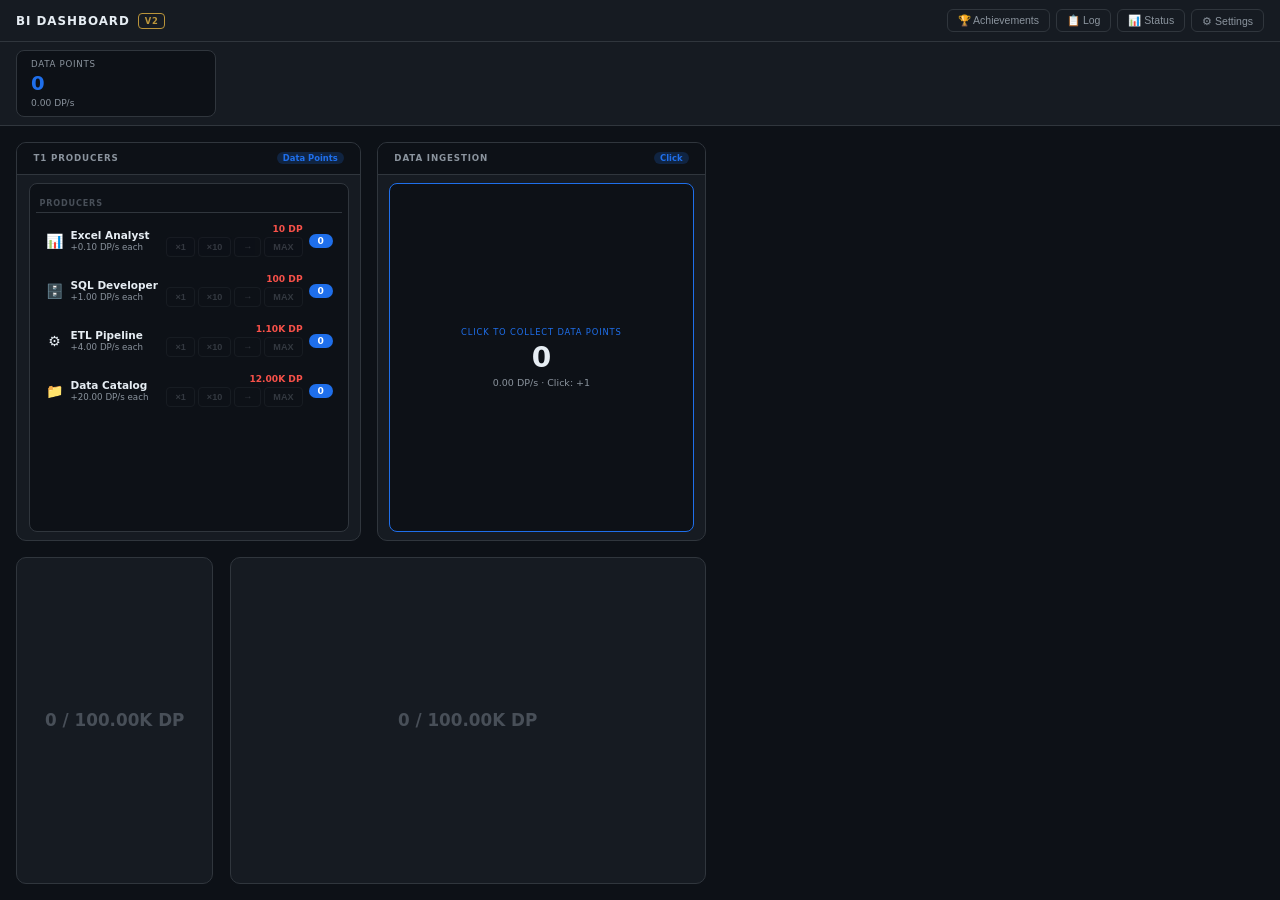
<file: index.html>
<!DOCTYPE html>
<html lang="en">
<head>
  <meta charset="UTF-8">
  <meta name="viewport" content="width=device-width, initial-scale=1.0">
  <title>BI Dashboard — v2</title>
  <link rel="stylesheet" href="styles.css">
</head>
<body>
  <div id="app">
    <div id="top-bar">
      <span id="top-bar-title">BI Dashboard <span id="version-badge">v2</span></span>
      <div id="top-bar-actions">
        <button id="achieve-btn" title="Achievements">🏆 Achievements</button>
        <button id="log-btn" title="Activity Log">📋 Log</button>
        <button id="status-btn" title="Status Report">📊 Status</button>
        <button id="settings-btn" title="Settings">⚙ Settings</button>
      </div>
    </div>
    <div id="kpi-bar"></div>
    <div id="content">
      <div id="dashboard"></div>
    </div>
  </div>
  <div id="toast-container"></div>
  <script src="config.js"></script>
  <script src="engine.js"></script>
  <script src="ui.js"></script>
  <script src="main.js"></script>
</body>
</html>
</file>
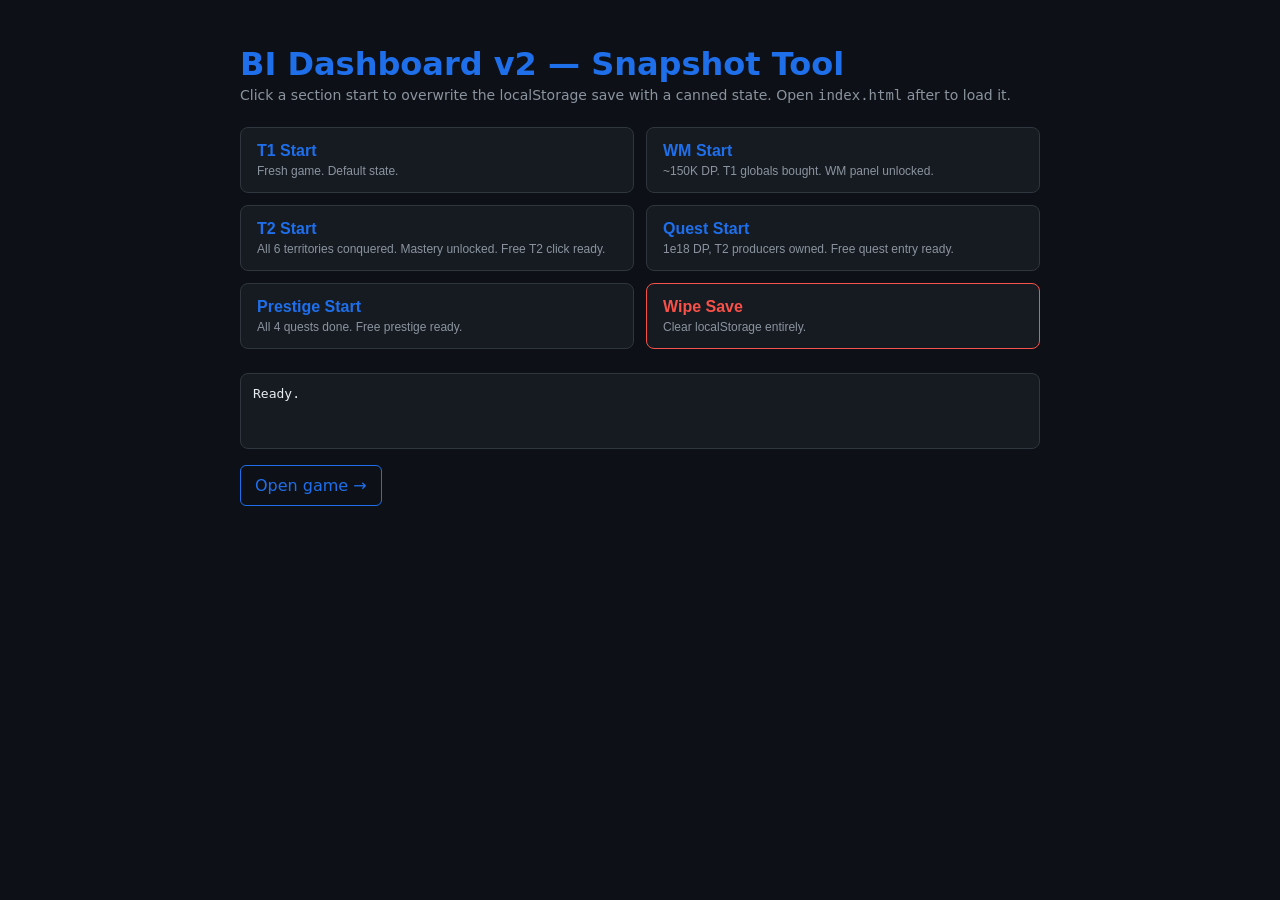
<file: dev-tools.html>
<!DOCTYPE html>
<html lang="en">
<head>
<meta charset="UTF-8">
<title>BI Dashboard v2 — Dev Snapshot Tool</title>
<style>
  body { font-family: 'Segoe UI', system-ui, sans-serif; background: #0d1117; color: #e6edf3; padding: 24px; max-width: 800px; margin: 0 auto; }
  h1 { color: #1f6feb; margin-bottom: 4px; }
  .sub { color: #8b949e; margin-bottom: 24px; font-size: 14px; }
  .grid { display: grid; grid-template-columns: 1fr 1fr; gap: 12px; margin-bottom: 24px; }
  button { background: #161b22; border: 1px solid #30363d; color: #e6edf3; padding: 14px 16px; border-radius: 8px; cursor: pointer; font-size: 15px; text-align: left; transition: background 0.15s; }
  button:hover { background: #1c2128; border-color: #1f6feb; }
  button strong { display: block; color: #1f6feb; margin-bottom: 4px; font-size: 16px; }
  button small { display: block; color: #8b949e; font-size: 12px; }
  .danger { border-color: #f85149; }
  .danger:hover { border-color: #f85149; background: #2d1417; }
  .danger strong { color: #f85149; }
  #status { padding: 12px; background: #161b22; border: 1px solid #30363d; border-radius: 8px; min-height: 50px; font-family: monospace; font-size: 13px; white-space: pre-wrap; }
  .ok { color: #3fb950; }
  .err { color: #f85149; }
  a.launch { display: inline-block; margin-top: 16px; color: #1f6feb; text-decoration: none; padding: 10px 14px; border: 1px solid #1f6feb; border-radius: 6px; }
  a.launch:hover { background: #1f6feb20; }
</style>
</head>
<body>

<h1>BI Dashboard v2 — Snapshot Tool</h1>
<div class="sub">Click a section start to overwrite the localStorage save with a canned state. Open <code>index.html</code> after to load it.</div>

<div class="grid">
  <button onclick="snapshot('t1')">
    <strong>T1 Start</strong>
    <small>Fresh game. Default state.</small>
  </button>
  <button onclick="snapshot('wm')">
    <strong>WM Start</strong>
    <small>~150K DP. T1 globals bought. WM panel unlocked.</small>
  </button>
  <button onclick="snapshot('t2')">
    <strong>T2 Start</strong>
    <small>All 6 territories conquered. Mastery unlocked. Free T2 click ready.</small>
  </button>
  <button onclick="snapshot('quest')">
    <strong>Quest Start</strong>
    <small>1e18 DP, T2 producers owned. Free quest entry ready.</small>
  </button>
  <button onclick="snapshot('prestige')">
    <strong>Prestige Start</strong>
    <small>All 4 quests done. Free prestige ready.</small>
  </button>
  <button class="danger" onclick="wipe()">
    <strong>Wipe Save</strong>
    <small>Clear localStorage entirely.</small>
  </button>
</div>

<div id="status">Ready.</div>

<a class="launch" href="index.html">Open game →</a>

<script src="config.js"></script>
<script>
const SAVE_KEY_LOCAL = 'bi-dashboard-v2';

function emptyState() {
  return {
    dataPoints: 0, insights: 0, reputationPoints: 0, prestigeCount: 0,
    lifetimeDP: 0, lifetimeInsights: 0, contracts: 0, lifetimeContracts: 0,
    owned: new Array(PRODUCERS.length).fill(0),
    upgrades: new Array(UPGRADES.length).fill(false),
    upgradeVisible: new Array(UPGRADES.length).fill(false),
    conquered: new Array(TERRITORIES.length).fill(false),
    worldUpgrades: new Array(WORLD_UPGRADES.length).fill(false),
    questsCompleted: new Array(QUESTS.length).fill(false),
    achievements: new Array(ACHIEVEMENTS.length).fill(false),
    treeNodes: new Array(TREE_NODES_DEF.length).fill(false),
    insightMilestones: new Array(INSIGHT_MILESTONES.length).fill(false),
    prestigeNodes: 0,
    inChallenge: false, challengeId: -1, goalMet: false,
    totalClicks: 0, autoClickerEnabled: false, autoClickerRate: 1,
    lastSaveTime: Date.now(), tickCount: 0,
    unlockedPanels: ['t1', 'click'],
  };
}

function snapshot(stage) {
  const s = emptyState();

  if (stage === 't1') {
    // Default state, nothing to do
  }

  if (stage === 'wm' || stage === 't2' || stage === 'quest' || stage === 'prestige') {
    // T1 buildout
    s.owned[0] = 60; s.owned[1] = 50; s.owned[2] = 40; s.owned[3] = 25;
    s.dataPoints = 200000; s.lifetimeDP = 500000;
    // T1 producer + global upgrades that should be visible/affordable by WM era
    for (const u of UPGRADES) {
      if (u.phase === 't1' && (u.category === 'producer' || u.category === 'global')) {
        if (u.unlock?.type === 'owned' && s.owned[u.unlock.producerId] >= u.unlock.count) s.upgrades[u.id] = true;
        if (u.unlock?.type === 'lifetimeEarned' && s.lifetimeDP >= u.unlock.amount) s.upgrades[u.id] = true;
      }
      if (u.category === 'click' && u.phase === 't1' && u.unlock?.type === 'lifetimeEarned' && s.lifetimeDP >= u.unlock.amount) {
        s.upgrades[u.id] = true;
      }
    }
    s.unlockedPanels.push('wm');
  }

  if (stage === 't2' || stage === 'quest' || stage === 'prestige') {
    // All 6 territories conquered
    for (let i = 0; i < TERRITORIES.length; i++) s.conquered[i] = true;
    s.unlockedPanels.push('mastery');
    // Mastery upgrades unlock by territory + owned thresholds
    s.contracts = 5000;
    s.lifetimeContracts = 5000;
    s.dataPoints = 1e10;
    s.lifetimeDP = 1e10;
  }

  if (stage === 'quest' || stage === 'prestige') {
    // T2 buildout
    s.owned[4] = 20; s.owned[5] = 10; s.owned[6] = 5;
    s.dataPoints = 1e18;
    s.lifetimeDP = 5e18;
    s.insights = 0.5;
    s.lifetimeInsights = 0.5;
    s.unlockedPanels.push('t2');
    s.unlockedPanels.push('quests');
    // T2 producer/global upgrades available
    for (const u of UPGRADES) {
      if (u.phase === 't2') {
        if (u.unlock?.type === 'owned' && s.owned[u.unlock.producerId] >= u.unlock.count) s.upgrades[u.id] = true;
        if (u.unlock?.type === 'lifetimeEarned' && s.lifetimeDP >= u.unlock.amount) s.upgrades[u.id] = true;
      }
    }
  }

  if (stage === 'prestige') {
    // All quests done
    for (let i = 0; i < QUESTS.length; i++) s.questsCompleted[i] = true;
    s.unlockedPanels.push('prestige');
    s.dataPoints = 1e12;
    s.lifetimeDP = 1e20;
    s.lifetimeInsights = 50;
  }

  // Dedupe panels
  s.unlockedPanels = [...new Set(s.unlockedPanels)];

  try {
    localStorage.setItem(SAVE_KEY_LOCAL, JSON.stringify(s));
    setStatus(`✓ Snapshot loaded: ${stage.toUpperCase()}\n\n  DP: ${s.dataPoints.toExponential(2)}\n  Insights: ${s.insights}\n  Contracts: ${s.contracts}\n  Owned: [${s.owned.join(',')}]\n  Conquered: ${s.conquered.filter(Boolean).length}/${TERRITORIES.length}\n  Quests done: ${s.questsCompleted.filter(Boolean).length}/${QUESTS.length}\n  Panels: ${s.unlockedPanels.join(', ')}\n\nOpen index.html to load.`, 'ok');
  } catch (e) {
    setStatus('✗ Failed: ' + e.message, 'err');
  }
}

function wipe() {
  if (!confirm('Wipe localStorage save?')) return;
  localStorage.removeItem(SAVE_KEY_LOCAL);
  setStatus('✓ Save wiped.', 'ok');
}

function setStatus(msg, cls) {
  const el = document.getElementById('status');
  el.textContent = msg;
  el.className = cls || '';
}
</script>
</body>
</html>
</file>
<file: styles.css>
/* === RESET & BASE === */
*, *::before, *::after { box-sizing: border-box; margin: 0; padding: 0; }

html, body {
  height: 100%;
  overflow: hidden;
  font-family: 'Inter', 'Segoe UI', system-ui, sans-serif;
  font-size: 14px;
  background: var(--bg);
  color: var(--text-primary);
  -webkit-user-select: none;
  -moz-user-select: none;
  -ms-user-select: none;
  user-select: none;
}

input, textarea { user-select: text; -webkit-user-select: text; }

/* === CSS VARIABLES === */
:root {
  --bg:            #0d1117;
  --panel:         #161b22;
  --panel-hover:   #1c2128;
  --border:        #30363d;
  --blue:          #1f6feb;
  --blue-hover:    #388bfd;
  --teal:          #3fb950;
  --amber:         #d29922;
  --red:           #f85149;
  --gold:          #e3b341;
  --text-primary:  #e6edf3;
  --text-secondary:#8b949e;
  --text-muted:    #484f58;
}

/* === APP SHELL === */
#app {
  display: flex;
  flex-direction: column;
  height: 100vh;
  overflow: hidden;
}

/* === TOP BAR === */
#top-bar {
  display: flex;
  align-items: center;
  justify-content: space-between;
  padding: 8px 16px;
  background: var(--panel);
  border-bottom: 1px solid var(--border);
  flex-shrink: 0;
  height: 42px;
}

#top-bar-title {
  font-size: 0.85rem;
  font-weight: 700;
  text-transform: uppercase;
  letter-spacing: 0.08em;
  color: var(--text-primary);
  display: flex;
  align-items: center;
  gap: 8px;
}

#version-badge {
  font-size: 0.6rem;
  font-weight: 700;
  text-transform: uppercase;
  letter-spacing: 0.08em;
  color: var(--gold);
  border: 1px solid var(--gold);
  border-radius: 4px;
  padding: 2px 6px;
  opacity: 0.8;
}

#top-bar-actions {
  display: flex;
  gap: 6px;
}

#top-bar-actions button {
  background: transparent;
  border: 1px solid var(--border);
  border-radius: 6px;
  color: var(--text-secondary);
  padding: 4px 10px;
  font-size: 0.75rem;
  cursor: pointer;
  transition: color 0.15s, border-color 0.15s, background 0.15s;
}
#top-bar-actions button:hover {
  color: var(--text-primary);
  border-color: var(--text-secondary);
  background: var(--panel-hover);
}

/* === KPI BAR === */
#kpi-bar {
  display: flex;
  gap: 8px;
  padding: 8px 16px;
  background: var(--panel);
  border-bottom: 1px solid var(--border);
  flex-shrink: 0;
  flex-wrap: wrap;
}

.kpi-card {
  background: var(--bg);
  border: 1px solid var(--border);
  border-radius: 8px;
  padding: 8px 14px;
  min-width: 130px;
  flex: 1;
  max-width: 200px;
}

.kpi-label {
  font-size: 0.62rem;
  text-transform: uppercase;
  letter-spacing: 0.08em;
  color: var(--text-secondary);
  margin-bottom: 3px;
}

.kpi-value {
  font-size: 1.4rem;
  font-weight: 700;
  font-variant-numeric: tabular-nums;
  color: var(--text-primary);
  line-height: 1.2;
  /* T17 easter egg: clip overflow so huge numbers bleed past the container */
  white-space: nowrap;
  overflow: hidden;
  text-overflow: clip;
}

.kpi-card { overflow: hidden; }

.kpi-value.blue  { color: var(--blue); }
.kpi-value.teal  { color: var(--teal); }
.kpi-value.gold  { color: var(--gold); }
.kpi-value.amber { color: var(--amber); }

.kpi-sub {
  font-size: 0.65rem;
  color: var(--text-secondary);
  margin-top: 2px;
}

.kpi-sub .delta-up   { color: var(--teal); }
.kpi-sub .delta-down { color: var(--red); }



/* === MAIN CONTENT === */
#content {
  flex: 1;
  overflow: hidden;
  min-height: 0;
}

/* === DASHBOARD GRID === */
#dashboard {
  display: grid;
  grid-template-columns: 3fr 2fr 5fr 5fr 3fr;
  grid-template-rows: 55fr 45fr;
  gap: 1.8vh;
  padding: 1.8vh;
  height: 100%;
  box-sizing: border-box;
}

/* === DASH PANELS === */
.dash-panel {
  background: var(--panel);
  border: 1px solid var(--border);
  border-radius: 10px;
  overflow: hidden;
  display: flex;
  flex-direction: column;
  min-height: 0;
}

.dash-panel.unlocking {
  animation: panel-enter 0.4s ease-out;
}

@keyframes panel-enter {
  from { opacity: 0; transform: translateY(16px); }
  to   { opacity: 1; transform: translateY(0); }
}

/* Grid placement */
#panel-t1          { grid-column: 1 / 3; grid-row: 1; }
#panel-click       { grid-column: 3;     grid-row: 1; }
#panel-quests      { grid-column: 4;     grid-row: 1; }
#panel-prestige    { grid-column: 5;     grid-row: 1 / 3; }
#panel-wm-upgrades { grid-column: 1;     grid-row: 2; }
#panel-wm-map      { grid-column: 2 / 4; grid-row: 2; }
#panel-t2          { grid-column: 4;     grid-row: 2; }

/* === PANEL HEADER === */
.panel-header {
  display: flex;
  align-items: center;
  justify-content: space-between;
  padding: 0 1.8vh;
  height: 3.6vh;
  border-bottom: 1px solid var(--border);
  flex-shrink: 0;
  background: var(--bg);
}

.panel-title {
  font-size: 0.62rem;
  font-weight: 700;
  text-transform: uppercase;
  letter-spacing: 0.1em;
  color: var(--text-secondary);
}

.panel-badge {
  font-size: 0.6rem;
  padding: 1px 6px;
  border-radius: 10px;
  font-weight: 700;
}

.panel-badge.blue   { background: rgba(31,111,235,0.2);  color: var(--blue); }
.panel-badge.teal   { background: rgba(63,185,80,0.2);   color: var(--teal); }
.panel-badge.gold   { background: rgba(227,179,65,0.2);  color: var(--gold); }
.panel-badge.amber  { background: rgba(210,153,34,0.2);  color: var(--amber);}

/* === PANEL BODY === */
.panel-body {
  flex: 1;
  overflow: hidden;
  min-height: 0;
  padding: 0.9vh;
  display: flex;
  flex-direction: column;
  gap: 0.9vh;
}

/* === PANEL SUB-CONTAINER === */
.panel-sub {
  background: var(--bg);
  border: 1px solid var(--border);
  border-radius: 8px;
  width: 98%;
  margin: 0 auto;
  overflow-y: auto;
  padding: 4px 6px;
  min-height: 0;
  flex: 1;
}

/* === SUB-CONTAINER HEADER === */
.sub-header {
  display: flex;
  align-items: center;
  justify-content: space-between;
}

.sub-header .section-divider {
  flex: 1;
  margin-bottom: 0;
}

.filter-btn {
  background: transparent;
  border: 1px solid var(--border);
  color: var(--text-secondary);
  cursor: pointer;
  font-size: 0.58rem;
  font-weight: 600;
  text-transform: uppercase;
  letter-spacing: 0.04em;
  padding: 2px 8px;
  border-radius: 4px;
  transition: background 0.15s, color 0.15s, border-color 0.15s;
  flex-shrink: 0;
}
.filter-btn:hover {
  background: var(--panel-hover);
  color: var(--text-primary);
  border-color: var(--text-secondary);
}

/* === LOCKED PLACEHOLDER === */
.locked-placeholder {
  flex: 1;
  display: flex;
  align-items: center;
  justify-content: center;
  user-select: none;
}

.locked-label {
  font-size: 0.7rem;
  font-weight: 700;
  text-transform: uppercase;
  letter-spacing: 0.08em;
  color: var(--text-muted);
  margin-bottom: 6px;
}

.locked-progress {
  font-size: 1.2rem;
  font-weight: 700;
  color: var(--text-muted);
  text-align: center;
  font-variant-numeric: tabular-nums;
}

.locked-hint {
  font-size: 0.6rem;
  color: var(--text-muted);
  margin-top: 6px;
}

.locked-placeholder.purchasable {
  cursor: pointer;
  transition: border-color 0.2s, background 0.2s;
  border-radius: 8px;
  padding: 12px;
}
.locked-placeholder.purchasable:hover {
  background: var(--panel-hover);
}
.locked-placeholder.purchasable.affordable .locked-progress {
  color: var(--teal);
}
.locked-placeholder.purchasable.affordable .locked-hint {
  color: var(--teal);
}

/* Hidden panels (not next to unlock) */
.dash-panel.hidden-panel {
  background: transparent;
  border-color: transparent;
}

/* === CLICK TARGET (is a panel-sub) === */
#click-target {
  border-color: var(--blue);
  cursor: pointer;
  user-select: none;
  text-align: center;
  display: flex;
  flex-direction: column;
  align-items: center;
  justify-content: center;
  transition: border-color 0.15s, background 0.15s, transform 0.08s;
  position: relative;
}

#click-target:hover {
  background: var(--panel-hover);
  border-color: var(--blue-hover);
}

#click-target:active {
  transform: scale(0.98);
}

#click-target.bounce {
  animation: kpi-bounce 0.12s ease-out;
}

@keyframes kpi-bounce {
  0%   { transform: scale(1); }
  50%  { transform: scale(1.03); }
  100% { transform: scale(1); }
}

#click-label {
  font-size: 0.6rem;
  text-transform: uppercase;
  letter-spacing: 0.1em;
  color: var(--blue);
  margin-bottom: 4px;
}

#click-value {
  font-size: 2rem;
  font-weight: 700;
  font-variant-numeric: tabular-nums;
  color: var(--text-primary);
  /* T17 easter egg: centered, bleeds both ways and clips */
  white-space: nowrap;
  overflow: hidden;
  text-align: center;
}

#click-rate {
  font-size: 0.68rem;
  color: var(--text-secondary);
  margin-top: 3px;
}

/* Floating +N animation */
.float-up {
  position: absolute;
  font-size: 0.9rem;
  font-weight: 700;
  color: var(--teal);
  pointer-events: none;
  animation: float-up-anim 0.9s ease-out forwards;
  z-index: 10;
}

@keyframes float-up-anim {
  0%   { opacity: 1; transform: translateY(0) scale(1); }
  100% { opacity: 0; transform: translateY(-50px) scale(0.8); }
}

/* === PRODUCER ROWS === */
.section-divider {
  font-size: 0.58rem;
  font-weight: 700;
  text-transform: uppercase;
  letter-spacing: 0.1em;
  color: var(--text-muted);
  padding: 6px 4px 4px;
  margin-top: 4px;
  border-bottom: 1px solid var(--border);
  margin-bottom: 4px;
}

.prod-row {
  display: flex;
  align-items: center;
  gap: 6px;
  padding: 6px 8px;
  border-radius: 6px;
  cursor: pointer;
  transition: background 0.12s;
  border: 1px solid transparent;
  margin-bottom: 3px;
}

.prod-row:hover:not(.unaffordable) {
  background: var(--panel-hover);
  border-color: var(--blue);
}

.prod-row.unaffordable {
  opacity: 0.5;
  cursor: default;
}

.prod-emoji {
  font-size: 1rem;
  flex-shrink: 0;
  width: 20px;
  text-align: center;
}

.prod-info {
  flex: 1;
  min-width: 0;
}

.prod-name {
  font-size: 0.75rem;
  font-weight: 600;
  color: var(--text-primary);
  white-space: nowrap;
  overflow: hidden;
  text-overflow: ellipsis;
}

.prod-subline {
  font-size: 0.62rem;
  color: var(--text-secondary);
  font-variant-numeric: tabular-nums;
  margin-top: 1px;
}

.prod-right {
  display: flex;
  flex-direction: column;
  align-items: flex-end;
  flex-shrink: 0;
}

.owned-badge {
  background: var(--blue);
  color: #fff;
  font-size: 0.65rem;
  font-weight: 700;
  padding: 2px 7px;
  border-radius: 8px;
  min-width: 24px;
  text-align: center;
  flex-shrink: 0;
  align-self: center;
}

.prod-cost {
  font-size: 0.65rem;
  font-weight: 600;
  font-variant-numeric: tabular-nums;
  white-space: nowrap;
}

.prod-cost.affordable  { color: var(--teal); }
.prod-cost.cant-afford { color: var(--red); }

.buy-btns {
  display: flex;
  gap: 3px;
  margin-top: 3px;
}

.buy-btn {
  background: transparent;
  border: 1px solid var(--border);
  border-radius: 4px;
  color: var(--text-secondary);
  font-size: 0.65rem;
  font-weight: 700;
  padding: 4px 8px;
  cursor: pointer;
  transition: background 0.12s, color 0.12s, border-color 0.12s;
}
.buy-btn:hover:not(.cant-buy) {
  background: var(--blue);
  border-color: var(--blue);
  color: #fff;
}
.buy-btn.cant-buy {
  opacity: 0.3;
  cursor: default;
}

.starvation-badge {
  display: inline-block;
  background: var(--amber);
  color: #000;
  font-size: 0.55rem;
  font-weight: 700;
  padding: 1px 4px;
  border-radius: 3px;
}

/* Producer stats (inline below name) */
.prod-stats {
  font-size: 0.6rem;
  color: var(--text-muted);
  font-variant-numeric: tabular-nums;
  margin-top: 2px;
}
.prod-stats b { color: var(--teal); font-weight: 600; }

/* === UPGRADE PILLS === */
.upg-pill {
  display: flex;
  align-items: flex-start;
  gap: 6px;
  padding: 5px 8px;
  border-radius: 6px;
  cursor: pointer;
  transition: background 0.12s;
  border: 1px solid var(--border);
  background: var(--bg);
  margin-bottom: 3px;
}

.upg-pill:hover:not(.purchased):not(.unaffordable) {
  border-color: var(--amber);
  background: var(--panel-hover);
}

.upg-pill.purchased {
  opacity: 0.35;
  cursor: default;
}

.upg-pill.unaffordable {
  opacity: 0.5;
  cursor: default;
}

.upg-pill-info {
  flex: 1;
  min-width: 0;
}

.upg-pill-name {
  font-size: 0.72rem;
  font-weight: 600;
  color: var(--amber);
  display: flex;
  align-items: center;
  gap: 4px;
  flex-wrap: wrap;
}

.upg-pill.purchased .upg-pill-name { color: var(--text-muted); text-decoration: line-through; }

.upg-pill-effect {
  font-size: 0.62rem;
  color: var(--text-secondary);
  margin-top: 2px;
  line-height: 1.3;
}

.upg-pill-cost {
  font-size: 0.65rem;
  font-weight: 600;
  white-space: nowrap;
  flex-shrink: 0;
  padding-top: 2px;
}
.upg-pill-cost.affordable  { color: var(--teal); }
.upg-pill-cost.cant-afford { color: var(--red); }
.upg-pill .checkmark { color: var(--teal); font-size: 0.8rem; flex-shrink: 0; }

/* === UPGRADE TIER TAGS === */
.upg-tag {
  display: inline-block;
  font-size: 0.55rem;
  font-weight: 700;
  padding: 1px 4px;
  border-radius: 3px;
  text-transform: uppercase;
  letter-spacing: 0.04em;
  vertical-align: middle;
  flex-shrink: 0;
}

.tag-tier1  { background: rgba(31,111,235,0.18); color: var(--blue); }
.tag-tier2  { background: rgba(63,185,80,0.18);  color: var(--teal); }
.tag-tier3  { background: rgba(227,179,65,0.18); color: var(--gold); }
.tag-click  { background: rgba(248,81,73,0.18);  color: var(--red);  }

/* === PRODUCER STATS === */
.producer-stats { margin-top: 4px; }
.pstat-row { display: flex; flex-wrap: wrap; gap: 3px 8px; }
.pstat-item { font-size: 0.62rem; color: var(--text-secondary); font-variant-numeric: tabular-nums; }
.pstat-item b { color: var(--text-primary); font-weight: 600; }
.pstat-total  { color: var(--teal); }
.stat-boost   { color: var(--amber); font-size: 0.6rem; }
.pstat-pct    { color: var(--text-muted); font-style: italic; }

/* === WORLD MAP PANEL === */
#wm-map-svg-wrap {
  flex: 1;
  min-height: 0;
  padding: 8px;
  position: relative;
}

#wm-map-svg {
  width: 100%;
  height: 100%;
  display: block;
}

#wm-map-svg path {
  transition: fill 0.4s ease, opacity 0.4s ease;
  cursor: pointer;
}

#wm-map-svg path.locked { fill: var(--text-muted); opacity: 0.3; cursor: default; }
#wm-map-svg path.conquerable { opacity: 0.5; cursor: pointer; animation: conquer-pulse 1.5s ease-in-out infinite; }
#wm-map-svg path.conquered { opacity: 0.85; cursor: default; }
#wm-map-svg path.conquered:hover { opacity: 1; }

@keyframes conquer-pulse {
  0%, 100% { opacity: 0.4; }
  50%      { opacity: 0.7; }
}
#wm-map-svg path.conquered:hover { opacity: 1; }

.wm-legend {
  display: flex;
  flex-wrap: wrap;
  gap: 4px;
  padding: 6px 8px;
  border-top: 1px solid var(--border);
  flex-shrink: 0;
}

.wm-territory {
  display: flex;
  align-items: center;
  gap: 4px;
  font-size: 0.62rem;
  color: var(--text-secondary);
  padding: 2px 6px;
  border-radius: 4px;
  border: 1px solid var(--border);
}

.wm-territory.conquered {
  border-color: currentColor;
}

.wm-territory-dot {
  width: 7px;
  height: 7px;
  border-radius: 50%;
  flex-shrink: 0;
}

/* === WORLD MAP UPGRADES === */
.wm-upg-card {
  background: var(--bg);
  border: 1px solid var(--border);
  border-radius: 6px;
  padding: 7px 9px;
  cursor: pointer;
  transition: border-color 0.15s, background 0.15s;
  margin-bottom: 4px;
}

.wm-upg-card:hover:not(.purchased):not(.unaffordable) {
  border-color: var(--amber);
  background: var(--panel-hover);
}

.wm-upg-card.purchased { display: none; }
.wm-upg-card.unaffordable { opacity: 0.5; cursor: default; }

.wm-upg-name {
  font-size: 0.72rem;
  font-weight: 600;
  color: var(--amber);
  margin-bottom: 2px;
}

.wm-upg-card.purchased .wm-upg-name { color: var(--text-muted); text-decoration: line-through; }

.wm-upg-effect {
  font-size: 0.62rem;
  color: var(--text-secondary);
  margin-bottom: 3px;
}

.wm-upg-cost {
  font-size: 0.65rem;
  font-weight: 600;
}
.wm-upg-cost.affordable  { color: var(--teal); }
.wm-upg-cost.cant-afford { color: var(--red); }
.wm-upg-cost.done        { color: var(--text-muted); }

/* === QUEST CARDS === */
.quest-card {
  background: var(--bg);
  border: 1px solid var(--border);
  border-radius: 8px;
  padding: 10px 12px;
  margin-bottom: 6px;
  transition: border-color 0.2s;
}

.quest-card.active {
  border-color: var(--amber);
}

.quest-card.completed {
  opacity: 0.45;
}

.quest-name {
  font-size: 0.78rem;
  font-weight: 700;
  color: var(--text-primary);
  display: flex;
  align-items: center;
  gap: 6px;
  margin-bottom: 3px;
}

.quest-done-icon { color: var(--teal); }

.quest-restriction {
  font-size: 0.62rem;
  color: var(--amber);
  margin-bottom: 5px;
  font-style: italic;
}

.quest-goal {
  font-size: 0.65rem;
  color: var(--text-secondary);
  margin-bottom: 4px;
  font-variant-numeric: tabular-nums;
}

.quest-progress-wrap {
  background: var(--border);
  border-radius: 3px;
  height: 4px;
  margin-bottom: 5px;
  overflow: hidden;
}

.quest-progress-bar {
  height: 100%;
  background: var(--blue);
  border-radius: 3px;
  transition: width 0.3s;
}

.quest-progress-bar.done { background: var(--teal); }

.quest-reward {
  font-size: 0.62rem;
  color: var(--teal);
  margin-bottom: 6px;
}

.quest-actions {
  display: flex;
  gap: 5px;
}

.quest-btn {
  flex: 1;
  padding: 5px 8px;
  border-radius: 5px;
  font-size: 0.68rem;
  font-weight: 600;
  cursor: pointer;
  border: 1px solid;
  transition: background 0.15s, color 0.15s;
}

.quest-btn.enter {
  background: transparent;
  border-color: var(--blue);
  color: var(--blue);
}
.quest-btn.enter:hover { background: var(--blue); color: #fff; }

.quest-btn.exit {
  background: transparent;
  border-color: var(--amber);
  color: var(--amber);
}
.quest-btn.exit:hover { background: var(--amber); color: #000; }

.quest-btn.claim {
  background: transparent;
  border-color: var(--teal);
  color: var(--teal);
  animation: claim-pulse 1s ease-in-out infinite;
}

@keyframes claim-pulse {
  0%, 100% { box-shadow: 0 0 0 0 rgba(63,185,80,0.4); }
  50%       { box-shadow: 0 0 0 4px rgba(63,185,80,0); }
}

.quest-btn:disabled { opacity: 0.35; cursor: default; animation: none; }

/* === PRESTIGE TREE PANEL === */
#prestige-top {
  padding: 10px 12px;
  border-bottom: 1px solid var(--border);
  text-align: center;
  flex-shrink: 0;
}

#rp-counter {
  font-size: 1.8rem;
  font-weight: 700;
  color: var(--gold);
  font-variant-numeric: tabular-nums;
  line-height: 1;
  margin-bottom: 6px;
}

#rp-counter-label {
  font-size: 0.58rem;
  text-transform: uppercase;
  letter-spacing: 0.08em;
  color: var(--text-muted);
  margin-bottom: 8px;
}

#prestige-btn {
  display: block;
  width: 100%;
  padding: 7px;
  background: transparent;
  border: 2px solid var(--gold);
  border-radius: 6px;
  color: var(--gold);
  font-size: 0.72rem;
  font-weight: 700;
  text-transform: uppercase;
  letter-spacing: 0.05em;
  cursor: pointer;
  transition: background 0.15s, color 0.15s;
  margin-bottom: 5px;
}
#prestige-btn:hover:not(:disabled) { background: var(--gold); color: #000; }
#prestige-btn:disabled { border-color: var(--text-muted); color: var(--text-muted); cursor: default; }

#prestige-next {
  font-size: 0.6rem;
  color: var(--text-secondary);
  font-variant-numeric: tabular-nums;
}

/* Tree SVG area */
#prestige-tree-wrap {
  flex: 1;
  overflow-y: auto;
  min-height: 0;
  position: relative;
  padding: 0;
}

#tree-svg {
  display: block;
  width: 100%;
}

/* Node state classes (applied via JS to circle elements) */
.tree-node { cursor: pointer; }
.tree-line { stroke: var(--border); stroke-width: 1.5; fill: none; }
.tree-line.active { stroke: var(--text-muted); }

/* === NODE POPUP === */
#node-popup {
  position: absolute;
  background: var(--panel);
  border: 1px solid var(--border);
  border-radius: 8px;
  padding: 10px 12px;
  width: 148px;
  z-index: 200;
  display: none;
  box-shadow: 0 4px 16px rgba(0,0,0,0.5);
}

#node-popup::before {
  content: '';
  position: absolute;
  width: 8px;
  height: 8px;
  background: var(--panel);
  border-left: 1px solid var(--border);
  border-top: 1px solid var(--border);
  transform: rotate(45deg);
  left: -5px;
  top: 16px;
}

.popup-name {
  font-size: 0.75rem;
  font-weight: 700;
  color: var(--text-primary);
  margin-bottom: 3px;
}

.popup-desc {
  font-size: 0.65rem;
  color: var(--text-secondary);
  line-height: 1.4;
  margin-bottom: 6px;
}

.popup-cost {
  font-size: 0.68rem;
  font-weight: 600;
  color: var(--gold);
  margin-bottom: 6px;
}

.popup-cost.cant-afford { color: var(--text-muted); }
.popup-cost.purchased   { color: var(--teal); }

.popup-buy {
  display: block;
  width: 100%;
  padding: 5px;
  background: transparent;
  border: 1px solid var(--gold);
  border-radius: 5px;
  color: var(--gold);
  font-size: 0.68rem;
  font-weight: 600;
  cursor: pointer;
  transition: background 0.15s, color 0.15s;
}
.popup-buy:hover:not(:disabled) { background: var(--gold); color: #000; }
.popup-buy:disabled { border-color: var(--text-muted); color: var(--text-muted); cursor: default; }

/* === TOAST NOTIFICATIONS === */
#toast-container {
  position: fixed;
  bottom: 20px;
  left: 50%;
  transform: translateX(-50%);
  display: flex;
  flex-direction: column-reverse;
  gap: 8px;
  z-index: 1000;
  pointer-events: none;
  align-items: center;
}

.toast {
  background: var(--panel);
  border: 1px solid var(--border);
  border-radius: 6px;
  padding: 8px 16px;
  font-size: 0.78rem;
  color: var(--text-primary);
  animation: toast-in 0.25s ease-out, toast-out 0.3s ease-in 3s forwards;
  white-space: nowrap;
}

.toast.toast-mile { border-color: var(--teal); color: var(--teal); }
.toast.toast-pres { border-color: var(--gold); color: var(--gold); }
.toast.toast-info { border-color: var(--blue); color: var(--blue-hover); }

@keyframes toast-in  { from { opacity: 0; transform: translateY(10px); } to { opacity: 1; transform: translateY(0); } }
@keyframes toast-out { from { opacity: 1; } to { opacity: 0; } }

/* === SCROLLBAR === */
::-webkit-scrollbar { width: 5px; }
::-webkit-scrollbar-track { background: transparent; }
::-webkit-scrollbar-thumb { background: var(--border); border-radius: 3px; }
::-webkit-scrollbar-thumb:hover { background: var(--text-muted); }

/* === LOG ENTRIES === */
.log-entry {
  font-size: 0.7rem;
  color: var(--text-secondary);
  font-variant-numeric: tabular-nums;
  padding: 3px 0;
  border-bottom: 1px solid var(--border);
  line-height: 1.4;
}
.log-entry:last-child { border-bottom: none; }
.log-entry .ts { color: var(--text-muted); }
.log-entry.log-buy  { color: var(--blue-hover); }
.log-entry.log-mile { color: var(--teal); }
.log-entry.log-pres { color: var(--gold); }
.log-entry.log-info { color: var(--text-secondary); }

/* === OVERLAY BASE === */
.modal-overlay {
  position: fixed;
  inset: 0;
  background: rgba(0,0,0,0.65);
  z-index: 500;
  display: none;
  align-items: center;
  justify-content: center;
}

.modal-overlay.open { display: flex; }

/* === ACHIEVEMENTS MODAL === */
#achieve-modal {
  background: var(--panel);
  border: 1px solid var(--border);
  border-radius: 12px;
  width: 500px;
  max-height: 75vh;
  display: flex;
  flex-direction: column;
  overflow: hidden;
}

#achieve-header {
  display: flex;
  align-items: center;
  justify-content: space-between;
  padding: 14px 18px;
  border-bottom: 1px solid var(--border);
  flex-shrink: 0;
}

#achieve-title {
  font-size: 0.85rem;
  font-weight: 600;
  text-transform: uppercase;
  letter-spacing: 0.06em;
  color: var(--text-primary);
}

#achieve-count {
  font-size: 0.72rem;
  color: var(--text-secondary);
  margin-left: auto;
  margin-right: 12px;
}

#achieve-body {
  overflow-y: auto;
  flex: 1;
  padding: 8px 14px;
}

.achieve-row {
  display: flex;
  align-items: center;
  gap: 10px;
  padding: 8px 6px;
  border-bottom: 1px solid var(--border);
}
.achieve-row:last-child { border-bottom: none; }

.achieve-row.done .achieve-icon { color: var(--teal); }
.achieve-row:not(.done) .achieve-icon { color: var(--text-muted); }

.achieve-icon {
  font-size: 0.85rem;
  flex-shrink: 0;
  width: 16px;
  text-align: center;
}

.achieve-info { flex: 1; min-width: 0; }

.achieve-name {
  font-size: 0.75rem;
  font-weight: 600;
  color: var(--text-primary);
}
.achieve-row:not(.done) .achieve-name { color: var(--text-muted); }

.achieve-desc {
  font-size: 0.62rem;
  color: var(--text-secondary);
  margin-top: 1px;
}
.achieve-row:not(.done) .achieve-desc { color: var(--text-muted); }

.achieve-reward {
  font-size: 0.62rem;
  font-weight: 600;
  color: var(--teal);
  flex-shrink: 0;
  text-align: right;
}
.achieve-row:not(.done) .achieve-reward { color: var(--text-muted); }

/* === ACTIVITY LOG MODAL === */
#log-modal {
  background: var(--panel);
  border: 1px solid var(--border);
  border-radius: 12px;
  width: 500px;
  max-height: 70vh;
  display: flex;
  flex-direction: column;
  overflow: hidden;
}

#log-header {
  display: flex;
  align-items: center;
  justify-content: space-between;
  padding: 14px 18px;
  border-bottom: 1px solid var(--border);
  flex-shrink: 0;
}

#log-title {
  font-size: 0.85rem;
  font-weight: 600;
  text-transform: uppercase;
  letter-spacing: 0.06em;
  color: var(--text-primary);
}

#log-close, #achieve-close, #status-close, #settings-close {
  background: transparent;
  border: none;
  color: var(--text-secondary);
  font-size: 1rem;
  cursor: pointer;
  padding: 2px 6px;
  border-radius: 4px;
  transition: color 0.15s, background 0.15s;
}
#log-close:hover, #achieve-close:hover, #status-close:hover, #settings-close:hover {
  color: var(--text-primary);
  background: var(--panel-hover);
}

#log-body {
  overflow-y: auto;
  flex: 1;
  padding: 8px 14px;
}

#activity-log { display: flex; flex-direction: column; }

/* === STATUS MODAL === */
#status-modal {
  background: var(--panel);
  border: 1px solid var(--border);
  border-radius: 12px;
  width: 480px;
  max-height: 85vh;
  display: flex;
  flex-direction: column;
  overflow: hidden;
}

#status-header {
  display: flex;
  align-items: center;
  justify-content: space-between;
  padding: 16px 20px;
  border-bottom: 1px solid var(--border);
  flex-shrink: 0;
}

#status-title {
  font-size: 0.9rem;
  font-weight: 600;
  text-transform: uppercase;
  letter-spacing: 0.06em;
  color: var(--text-primary);
}

#status-body {
  overflow-y: auto;
  flex: 1;
  padding: 4px 0;
}

.status-section {
  padding: 12px 20px;
  border-bottom: 1px solid var(--border);
}
.status-section:last-child { border-bottom: none; }

.status-section-title {
  font-size: 0.62rem;
  text-transform: uppercase;
  letter-spacing: 0.1em;
  font-weight: 700;
  color: var(--text-secondary);
  margin-bottom: 8px;
}

.status-row {
  display: flex;
  justify-content: space-between;
  align-items: baseline;
  padding: 3px 0;
  gap: 8px;
}

.status-row-label { font-size: 0.75rem; color: var(--text-secondary); flex: 1; }
.status-row-value { font-size: 0.78rem; font-weight: 600; font-variant-numeric: tabular-nums; color: var(--text-primary); text-align: right; white-space: nowrap; }
.status-row-value.accent { color: var(--blue); }
.status-row-value.teal   { color: var(--teal); }
.status-row-value.gold   { color: var(--gold); }
.status-empty { font-size: 0.72rem; color: var(--text-muted); font-style: italic; }

.status-upgrade-pills { display: flex; flex-wrap: wrap; gap: 5px; margin-top: 4px; }
.status-upgrade-pill { background: var(--panel-hover); border: 1px solid var(--border); border-radius: 4px; padding: 2px 8px; font-size: 0.68rem; color: var(--text-secondary); }

.milestone-row { align-items: center; gap: 8px; }
.milestone-icon { font-size: 0.75rem; width: 14px; flex-shrink: 0; text-align: center; }
.milestone-row.done .status-row-label { color: var(--teal); }
.milestone-row.done .milestone-icon   { color: var(--teal); }
.milestone-row.locked .status-row-label { color: var(--text-muted); }
.milestone-row.locked .milestone-icon   { color: var(--text-muted); }

/* === SETTINGS MODAL === */
#settings-modal {
  background: var(--panel);
  border: 1px solid var(--border);
  border-radius: 12px;
  width: 420px;
  max-height: 85vh;
  overflow-y: auto;
  padding: 0;
}

#settings-header {
  display: flex;
  align-items: center;
  justify-content: space-between;
  padding: 16px 20px;
  border-bottom: 1px solid var(--border);
  position: sticky;
  top: 0;
  background: var(--panel);
  z-index: 1;
}

#settings-title {
  font-size: 0.9rem;
  font-weight: 600;
  text-transform: uppercase;
  letter-spacing: 0.06em;
  color: var(--text-primary);
}

.settings-section { padding: 16px 20px; border-bottom: 1px solid var(--border); }
.settings-section:last-child { border-bottom: none; }
.settings-section-title { font-size: 0.68rem; text-transform: uppercase; letter-spacing: 0.08em; color: var(--text-secondary); margin-bottom: 12px; }

.settings-options { display: flex; flex-direction: column; gap: 8px; }
.settings-option { display: flex; align-items: center; gap: 10px; cursor: pointer; font-size: 0.8rem; color: var(--text-primary); padding: 6px 8px; border-radius: 6px; transition: background 0.12s; }
.settings-option:hover { background: var(--panel-hover); }
.settings-option input[type="radio"] { accent-color: var(--blue); cursor: pointer; }
.settings-option em { color: var(--text-secondary); font-size: 0.72rem; margin-left: 4px; }

.settings-btn-row { display: flex; gap: 8px; }
.settings-theme-btn { flex: 1; padding: 8px 0; background: var(--bg); border: 1px solid var(--border); border-radius: 6px; color: var(--text-secondary); font-size: 0.78rem; font-weight: 600; cursor: pointer; transition: border-color 0.15s, color 0.15s, background 0.15s; }
.settings-theme-btn:hover { border-color: var(--blue); color: var(--text-primary); }
.settings-theme-btn.active { border-color: var(--blue); color: var(--blue); background: var(--panel-hover); }

.settings-accent-row { display: flex; gap: 10px; }
.accent-swatch { width: 32px; height: 32px; border-radius: 50%; background: var(--swatch); border: 3px solid transparent; cursor: pointer; transition: border-color 0.15s, transform 0.1s; }
.accent-swatch:hover { transform: scale(1.1); }
.accent-swatch.active { border-color: var(--text-primary); }

.settings-danger-text { font-size: 0.72rem; color: var(--text-secondary); margin-bottom: 12px; line-height: 1.5; }

#wipe-btn { width: 100%; padding: 9px; background: transparent; border: 1px solid var(--red); border-radius: 6px; color: var(--red); font-size: 0.78rem; font-weight: 600; cursor: pointer; transition: background 0.15s, color 0.15s; }
#wipe-btn:hover { background: var(--red); color: #fff; }

/* === LIGHT THEME === */
body.theme-light {
  --bg:            #ffffff;
  --panel:         #f6f8fa;
  --panel-hover:   #eef1f4;
  --border:        #d1d9e0;
  --text-primary:  #1f2328;
  --text-secondary:#636c76;
  --text-muted:    #adb5bd;
}

/* === ACCENT COLORS === */
body.accent-blue   { --blue: #1f6feb; --blue-hover: #388bfd; }
body.accent-purple { --blue: #8b5cf6; --blue-hover: #a78bfa; }
body.accent-teal   { --blue: #0891b2; --blue-hover: #06b6d4; }
body.accent-orange { --blue: #ea580c; --blue-hover: #f97316; }
body.accent-pink   { --blue: #db2777; --blue-hover: #ec4899; }
</file>
